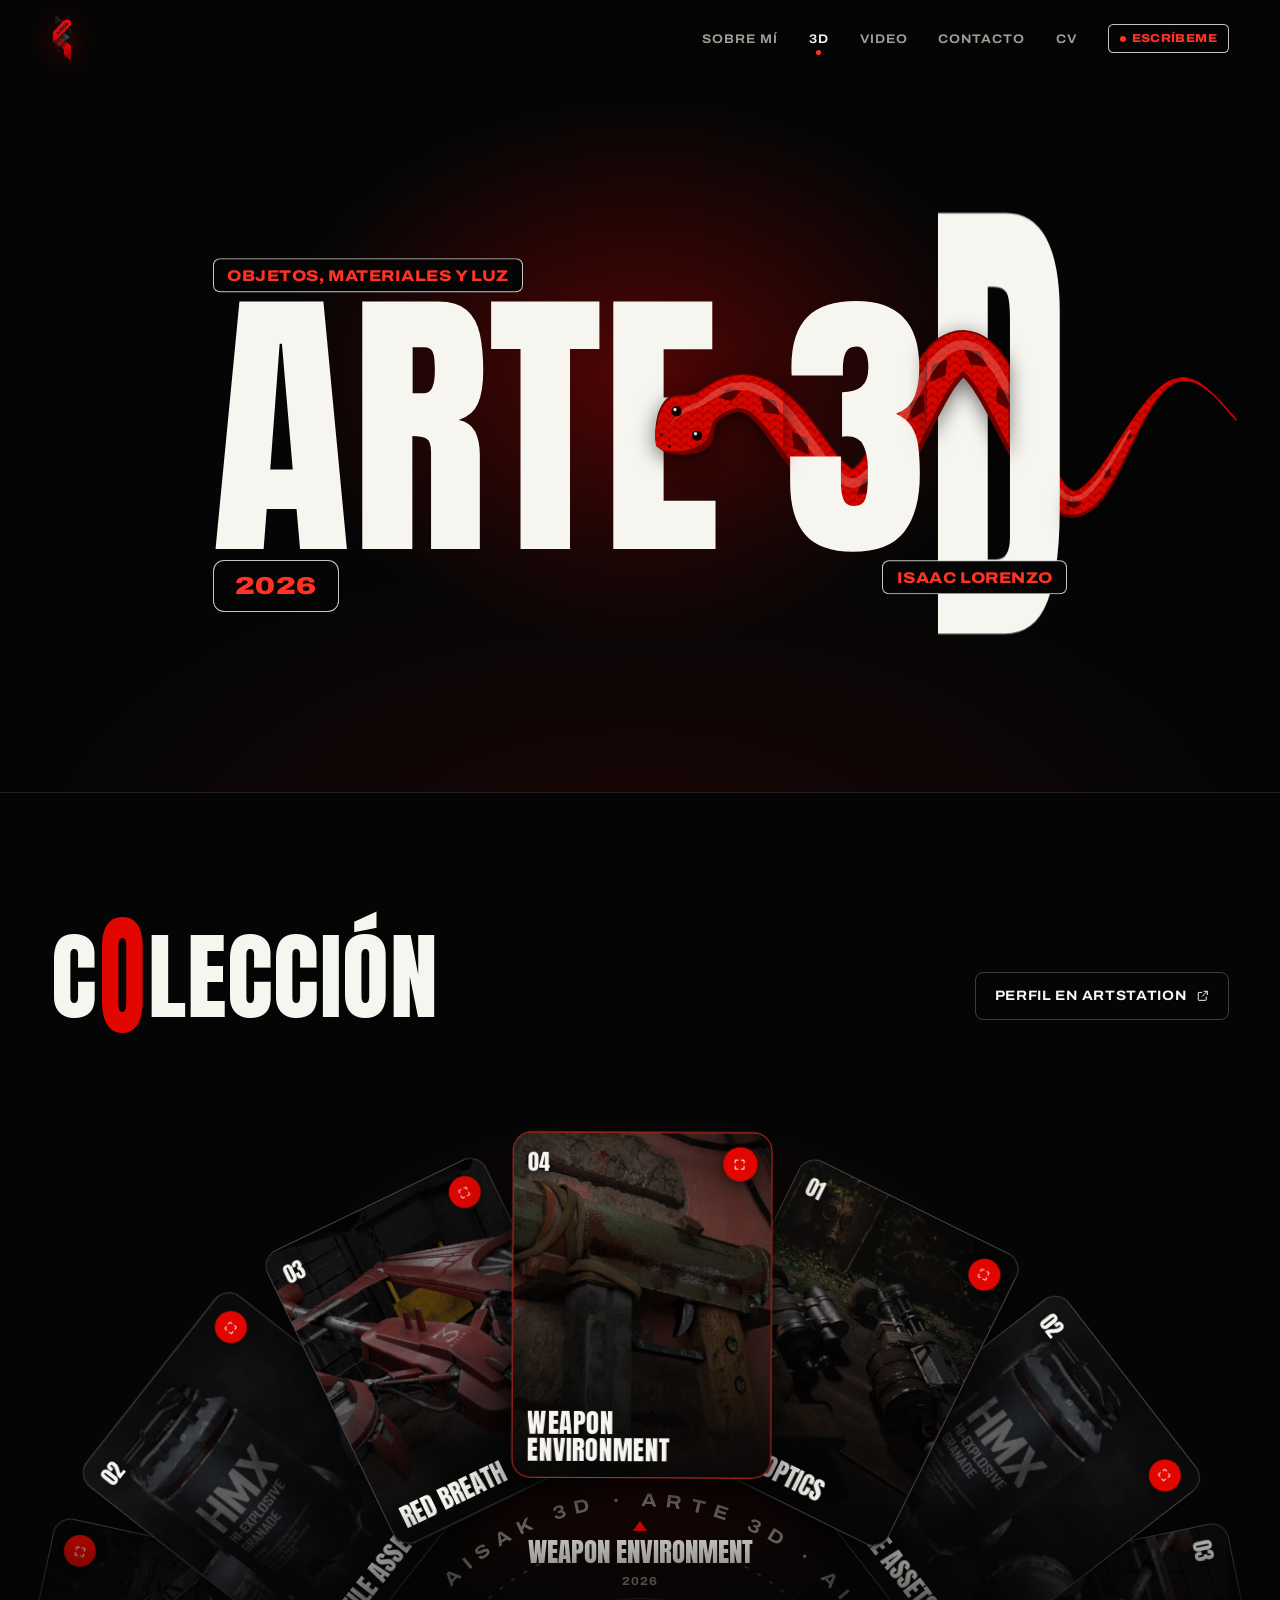
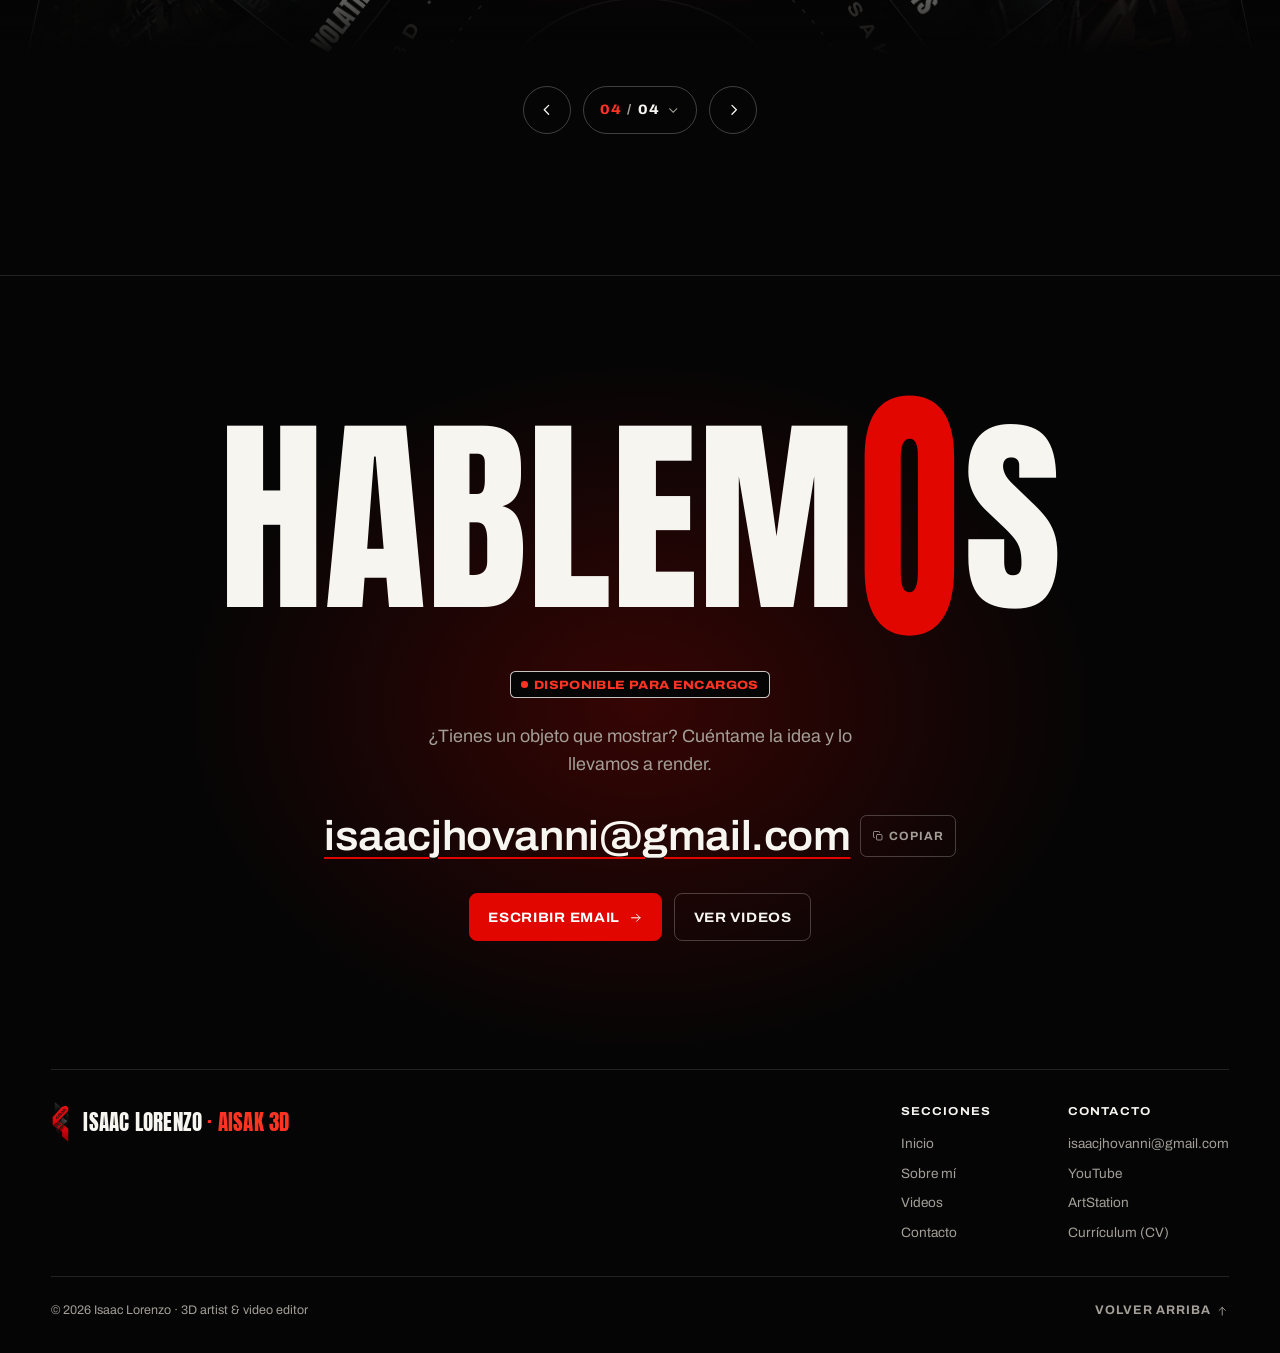
<file: 3d.html>
<!DOCTYPE html>
<html lang="es">
<head>
<meta charset="UTF-8" />
<meta name="viewport" content="width=device-width, initial-scale=1" />
<title>Arte 3D — Isaac Lorenzo | AISAK 3D</title>
<meta name="description" content="Arte 3D de Isaac Lorenzo (AISAK 3D): renders de objetos, materiales e iluminación hechos en Blender." />
<meta name="theme-color" content="#050505" />
<meta property="og:type" content="website" />
<meta property="og:title" content="Arte 3D — Isaac Lorenzo" />
<meta property="og:description" content="Objetos, materiales y luz. Renders de AISAK 3D." />
<meta property="og:url" content="https://isaaclorenzo.github.io/3d.html" />
<meta property="og:image" content="https://isaaclorenzo.github.io/assets/og-portada.jpg" />
<meta property="og:image:width" content="1200" />
<meta property="og:image:height" content="630" />
<meta property="og:image:alt" content="Portada PORTAFOLIO de Isaac Lorenzo, 3D artist y video editor" />
<meta name="twitter:card" content="summary_large_image" />
<link rel="canonical" href="https://isaaclorenzo.github.io/3d.html" />
<link rel="icon" type="image/png" href="assets/favicon.png" />
<link rel="preconnect" href="https://fonts.googleapis.com" />
<link rel="preconnect" href="https://fonts.gstatic.com" crossorigin />
<link href="https://fonts.googleapis.com/css2?family=Anton&display=block" rel="stylesheet" />
<link href="https://fonts.googleapis.com/css2?family=Archivo:wdth,wght@62..125,100..900&display=swap" rel="stylesheet" />
<link rel="stylesheet" href="styles.css?v=14" />
</head>
<body>

<svg width="0" height="0" style="position:absolute" aria-hidden="true" focusable="false">
  <symbol id="i-arrow" viewBox="0 0 24 24"><path d="M4.5 12h15M13.5 6l6 6-6 6"/></symbol>
  <symbol id="i-up" viewBox="0 0 24 24"><path d="M12 19.5v-15M6 10.5l6-6 6 6"/></symbol>
  <symbol id="i-ext" viewBox="0 0 24 24"><path d="M14 4h6v6M20 4l-9 9M18 14v5a1 1 0 0 1-1 1H5a1 1 0 0 1-1-1V7a1 1 0 0 1 1-1h5"/></symbol>
  <symbol id="i-copy" viewBox="0 0 24 24"><rect x="9" y="9" width="11" height="11" rx="2"/><path d="M5 15H4.5A1.5 1.5 0 0 1 3 13.5v-9A1.5 1.5 0 0 1 4.5 3h9A1.5 1.5 0 0 1 15 4.5V5"/></symbol>
  <symbol id="i-play" viewBox="0 0 24 24"><path d="M7.5 4.8v14.4L19.5 12z"/></symbol>
  <symbol id="i-expand" viewBox="0 0 24 24"><path d="M4 9V4h5M20 9V4h-5M4 15v5h5M20 15v5h-5"/></symbol>
  <symbol id="i-close" viewBox="0 0 24 24"><path d="M6 6l12 12M18 6L6 18"/></symbol>
  <symbol id="i-prev" viewBox="0 0 24 24"><path d="M14.5 6l-6 6 6 6"/></symbol>
  <symbol id="i-next" viewBox="0 0 24 24"><path d="M9.5 6l6 6-6 6"/></symbol>
  <symbol id="i-download" viewBox="0 0 24 24"><path d="M12 4v11M7 10l5 5 5-5M5 20h14"/></symbol>
  <symbol id="i-check" viewBox="0 0 24 24"><path d="M5 12.5l4.5 4.5L19 7.5"/></symbol>
</svg>

<a class="skip-link" href="#main">Saltar al contenido</a>

<header class="hdr" id="hdr">
  <a class="hdr__mark" href="index.html" aria-label="Isaac Lorenzo — inicio">
    <img src="assets/logo-sm.png" alt="" width="23" height="46" />
  </a>
  <nav aria-label="Principal">
    <ul class="hdr__nav">
      <li><a class="hdr__link" href="index.html#sobre-mi">Sobre mí</a></li>
      <li><a class="hdr__link is-active" href="3d.html" aria-current="page">3D</a></li>
      <li><a class="hdr__link" href="videos.html">Video</a></li>
      <li><a class="hdr__link" href="#contacto">Contacto</a></li>
      <li><a class="hdr__link" href="assets/cv/isaac-lorenzo-cv.pdf" data-cv>CV</a></li>
      <li><a class="pill hdr__cta" href="#contacto"><span class="pill__dot" aria-hidden="true"></span>Escríbeme</a></li>
    </ul>
  </nav>
</header>

<main id="main">

  <section id="top" class="cover cover--sub" aria-labelledby="sub-title">
    <h1 id="sub-title" class="poster" data-snake style="--poster-w: 2.98" aria-label="Arte 3D">
      <span class="poster__word" aria-hidden="true">
        <span class="ch" style="--i:0">A</span><span class="ch" style="--i:1">R</span><span class="ch" style="--i:2">T</span><span class="ch" style="--i:3">E</span><span class="ch ch--space"></span><span class="ch" style="--i:4">3</span><span class="ch ch--tall" style="--i:5">D</span>
      </span>
      <span class="pill poster__pill poster__pill--tl" aria-hidden="true">Objetos, materiales y luz</span>
      <span class="pill pill--year poster__pill poster__pill--bl" aria-hidden="true" data-year>2026</span>
      <span class="pill poster__pill poster__pill--br" aria-hidden="true">Isaac Lorenzo</span>
    </h1>
  </section>

  <!-- RENDERS: se cargan de data/projects.json (añádelos desde admin.html) -->
  <section id="renders" class="section" aria-labelledby="renders-title">
    <div class="wrap">
      <div class="sec-head">
        <h2 id="renders-title" class="title">C<span class="tall">o</span>lección</h2>
        <div class="sec-head__side">
          <a class="btn" href="https://www.artstation.com/isazz_jv" target="_blank" rel="noopener">Perfil en ArtStation <svg class="icon" aria-hidden="true"><use href="#i-ext"/></svg><span class="sr-only">(abre en una pestaña nueva)</span></a>
        </div>
      </div>
      <div class="filters" data-filters="3d" role="group" aria-label="Filtrar por categoría" hidden></div>
      <div class="showcase" data-projects="3d"><noscript><p class="works-empty">Activa JavaScript para ver los proyectos, o míralos en <a href="https://www.youtube.com/@Ekko-Sound">YouTube</a> y <a href="https://www.artstation.com/isazz_jv">ArtStation</a>.</p></noscript></div>
    </div>
  </section>

  <section id="contacto" class="contact" aria-labelledby="contact-title">
    <div class="wrap">
      <h2 id="contact-title" class="contact__title">Hablem<span class="tall">o</span>s</h2>
      <div class="contact__body">
        <span class="pill"><span class="pill__dot" aria-hidden="true"></span>Disponible para encargos</span>
        <p>¿Tienes un objeto que mostrar? Cuéntame la idea y lo llevamos a render.</p>
        <div class="mail">
          <a class="mail__link" href="mailto:isaacjhovanni@gmail.com">isaacjhovanni@gmail.com</a>
          <button class="copy" type="button" data-copy="isaacjhovanni@gmail.com"><svg class="icon" aria-hidden="true"><use href="#i-copy"/></svg><span data-copy-label aria-live="polite">Copiar</span></button>
        </div>
        <div class="btn-row">
          <a class="btn btn--red" href="mailto:isaacjhovanni@gmail.com?subject=Pieza%203D%20para%20Isaac">Escribir email <svg class="icon" aria-hidden="true"><use href="#i-arrow"/></svg></a>
          <a class="btn" href="videos.html">Ver videos</a>
        </div>
      </div>
      <footer class="foot">
        <div class="foot__top">
          <a class="foot__brand" href="#top"><img src="assets/logo-sm.png" alt="" width="20" height="40" /><span>Isaac Lorenzo <span>· AISAK 3D</span></span></a>
          <div class="foot__cols">
            <nav class="foot__col" aria-label="Secciones">
              <h2>Secciones</h2>
              <a href="index.html">Inicio</a><a href="index.html#sobre-mi">Sobre mí</a><a href="videos.html">Videos</a><a href="#contacto">Contacto</a>
            </nav>
            <div class="foot__col">
              <h2>Contacto</h2>
              <a href="mailto:isaacjhovanni@gmail.com">isaacjhovanni@gmail.com</a>
              <a href="https://www.youtube.com/@Ekko-Sound" target="_blank" rel="noopener">YouTube</a>
              <a href="https://www.artstation.com/isazz_jv" target="_blank" rel="noopener">ArtStation</a>
              <a href="assets/cv/isaac-lorenzo-cv.pdf" data-cv>Currículum (CV)</a>
            </div>
          </div>
        </div>
        <div class="foot__bottom">
          <span>© <span data-year>2026</span> Isaac Lorenzo · 3D artist &amp; video editor</span>
          <a class="foot__up" href="#top">Volver arriba <svg class="icon" aria-hidden="true"><use href="#i-up"/></svg></a>
        </div>
      </footer>
    </div>
  </section>

</main>

<script src="assets/site.js?v=14" defer></script>
<script src="assets/projects.js?v=14" defer></script>
</body>
</html>
</file>
<file: styles.css>
/* ============================================================
   AISAK 3D — Estilo compartido (estética póster)
   Negro + resplandor rojo + Anton ultracondensada + píldoras.
   Ver DESIGN.md para tokens y firma visual.
   ============================================================ */
:root {
  --bg:       #050505;
  --surface:  #0e0e0e;
  --surface-2:#151515;
  --fg:       #F7F5F0;
  --muted:    #A39E97;
  --red:      #E10600;
  --red-ink:  #FF3324;
  --red-deep: #5c0300;
  --line:     rgba(247, 245, 240, .12);
  --line-2:   rgba(247, 245, 240, .24);

  --f-display: 'Anton', 'Archivo', sans-serif;
  --f-body:    'Archivo', system-ui, sans-serif;

  --gutter: clamp(1rem, 4vw, 3.5rem);
  --max: 1440px;
  --r: 12px;
  --ease: cubic-bezier(.16, 1, .3, 1);
  --hdr-h: 76px;
}

*, *::before, *::after { box-sizing: border-box; margin: 0; padding: 0; }
[hidden] { display: none !important; }
html { scroll-behavior: smooth; scroll-padding-top: var(--hdr-h); color-scheme: dark; overflow-x: clip; }
@media (prefers-reduced-motion: no-preference) { @view-transition { navigation: auto; } } /* fundido suave entre páginas */
body {
  background: var(--bg);
  color: var(--fg);
  font-family: var(--f-body);
  font-size: clamp(1rem, .96rem + .2vw, 1.125rem);
  line-height: 1.6;
  -webkit-font-smoothing: antialiased;
  overflow-x: clip;
}
a { color: inherit; text-decoration: none; }
button { font: inherit; color: inherit; background: none; border: 0; cursor: pointer; }
img, svg, video, iframe { display: block; max-width: 100%; }
ul, ol { list-style: none; }
::selection { background: var(--red); color: #fff; }
:focus-visible { outline: 2px solid var(--red-ink); outline-offset: 3px; border-radius: 4px; }
html { scrollbar-color: #3a3a3a var(--bg); }
::-webkit-scrollbar { width: 10px; }
::-webkit-scrollbar-track { background: var(--bg); }
::-webkit-scrollbar-thumb { background: #2c2c2c; border-radius: 10px; border: 2px solid var(--bg); }
::-webkit-scrollbar-thumb:hover { background: var(--red-deep); }

.icon { width: 1em; height: 1em; flex: none; fill: none; stroke: currentColor; stroke-width: 1.75; stroke-linecap: round; stroke-linejoin: round; }
.icon--fill { fill: currentColor; stroke: none; }
.sr-only { position: absolute; width: 1px; height: 1px; overflow: hidden; clip: rect(0 0 0 0); white-space: nowrap; }
.skip-link {
  position: absolute; left: 1rem; top: -4rem; z-index: 100;
  background: var(--red); color: #fff; padding: .7rem 1rem; border-radius: 8px;
  font-weight: 700; font-size: .85rem; text-transform: uppercase; letter-spacing: .06em;
}
.skip-link:focus { top: 1rem; }

.wrap { width: 100%; max-width: var(--max); margin-inline: auto; }

/* ============ PÍLDORAS Y BOTONES ============ */
.pill {
  display: inline-flex; align-items: center; gap: .5em;
  padding: .55em .85em .5em;
  border: 1px solid rgba(247, 245, 240, .8);
  border-radius: .45em;
  background: var(--bg);
  color: var(--red-ink);
  font-family: var(--f-body); font-weight: 800; font-stretch: 115%;
  font-size: .75rem; line-height: 1; letter-spacing: .03em; text-transform: uppercase;
  white-space: nowrap;
}
.pill--muted { color: var(--muted); border-color: var(--line-2); font-weight: 700; }
.pill--year { font-weight: 900; font-stretch: 125%; letter-spacing: .02em; }
.pill__dot { width: .55em; height: .55em; border-radius: 50%; background: var(--red-ink); }

.btn {
  display: inline-flex; align-items: center; justify-content: center; gap: .7em;
  min-height: 3rem; padding: .85em 1.35em;
  border: 1px solid var(--line-2); border-radius: .6em;
  font-weight: 700; font-stretch: 110%; font-size: .85rem; letter-spacing: .05em; text-transform: uppercase;
  transition: background .25s var(--ease), border-color .25s var(--ease), color .25s var(--ease), transform .25s var(--ease);
}
.btn .icon { transition: transform .35s var(--ease); }
.btn:hover { border-color: var(--fg); }
.btn:hover .icon { transform: translateX(.25em); }
.btn:active { transform: translateY(1px); }
.btn--red { background: var(--red); border-color: var(--red); color: #fff; }
.btn--red:hover { background: #B30400; border-color: #B30400; }
.btn-row { display: flex; flex-wrap: wrap; gap: .75rem; }

/* ============ HEADER ============ */
.hdr {
  position: fixed; inset: 0 0 auto; z-index: 50;
  height: var(--hdr-h);
  display: flex; align-items: center; justify-content: space-between; gap: 1rem;
  padding-inline: var(--gutter);
  border-bottom: 1px solid transparent;
  transition: background .35s var(--ease), border-color .35s var(--ease);
}
.hdr--scrolled {
  background: rgba(5, 5, 5, .82);
  -webkit-backdrop-filter: blur(14px) saturate(140%);
  backdrop-filter: blur(14px) saturate(140%);
  border-bottom-color: var(--line);
}
.hdr__mark { display: inline-flex; align-items: center; gap: .75rem; }
.hdr__mark img { height: 46px; width: auto; filter: drop-shadow(0 4px 14px rgba(225, 6, 0, .35)); }
.hdr__nav { display: flex; align-items: center; gap: clamp(1rem, 2.4vw, 2.25rem); }
.hdr__link {
  position: relative; padding-block: .4rem;
  font-weight: 650; font-stretch: 110%; font-size: .78rem; letter-spacing: .08em; text-transform: uppercase;
  color: var(--muted); transition: color .2s var(--ease);
}
.hdr__link:hover { color: var(--fg); }
.hdr__link.is-active { color: var(--fg); }
.hdr__link.is-active::before {
  content: ''; position: absolute; left: 50%; bottom: -.15rem; width: 5px; height: 5px; margin-left: -2.5px;
  border-radius: 50%; background: var(--red-ink);
}
.hdr__cta { font-size: .72rem; padding: .7em .95em .65em; transition: background .25s var(--ease), color .25s var(--ease); }
.hdr__cta:hover { background: var(--red); color: #fff; border-color: var(--red); }

/* ============ PALABRA-PÓSTER (portada y heroes) ============ */
.cover {
  position: relative; min-height: 100svh; overflow: hidden;
  display: grid; grid-template-rows: 1fr auto; align-items: center; justify-items: center;
  padding: calc(var(--hdr-h) + 2rem) var(--gutter) clamp(1.5rem, 4vw, 2.75rem);
  isolation: isolate;
}
.cover::before {
  content: ''; position: absolute; inset: 0; z-index: -1; pointer-events: none;
  background:
    radial-gradient(38% 46% at 50% 47%, rgba(225, 6, 0, .34), rgba(225, 6, 0, .1) 50%, transparent 75%),
    radial-gradient(70% 60% at 50% 110%, rgba(225, 6, 0, .1), transparent 70%);
}
.cover--sub { min-height: 88svh; }

.poster {
  position: relative;
  font-family: var(--f-display); font-weight: 400;
  font-size: min(calc(92vw / 4.36), 27svh);
  line-height: .86;
  text-transform: uppercase;
  color: var(--fg);
  user-select: none;
}
.cover--sub .poster { font-size: min(calc(90vw / var(--poster-w, 3)), 32svh); }
.poster__word { position: relative; z-index: 2; display: flex; align-items: center; white-space: nowrap; }
.ch { display: inline-block; }
.ch--tall { scale: 1 1.7; }
.ch--space { width: .22em; }
.poster__pill { position: absolute; z-index: 4; font-size: clamp(.7rem, .054em, 1.15rem); }
.poster__pill--tl { left: .2%; top: 0; translate: 0 -135%; }
.poster__pill--bl { left: .2%; bottom: 0; translate: 0 115%; font-size: clamp(.8rem, .085em, 1.9rem); }
.poster__pill--br { right: .2%; bottom: 0; translate: 0 125%; }

.snake { position: absolute; left: 0; top: 0; overflow: visible; pointer-events: none; }
.snake--back { z-index: 1; }
.snake--front { z-index: 3; filter: drop-shadow(0 .02em .035em rgba(0, 0, 0, .55)); }

.poster.is-intro .ch { animation: chIn 1s var(--ease) both; animation-delay: calc(var(--i, 0) * 45ms + 120ms); }
@keyframes chIn { from { translate: 0 18%; opacity: 0; filter: blur(8px); } }
.poster.is-intro .poster__pill { animation: pillIn .8s var(--ease) both; animation-delay: .75s; }
@keyframes pillIn { from { opacity: 0; } }

.cover__foot {
  width: 100%; max-width: var(--max);
  display: flex; align-items: flex-end; justify-content: space-between; gap: 1.5rem 3rem; flex-wrap: wrap;
}
.cover__lead { max-width: 40ch; color: var(--muted); font-size: clamp(.95rem, .9rem + .3vw, 1.1rem); }
.cover__lead strong { color: var(--fg); font-weight: 600; }
.back-link { display: inline-flex; align-items: center; gap: .5em; color: var(--muted); font-weight: 650; font-size: .8rem; letter-spacing: .08em; text-transform: uppercase; transition: color .2s; }
.back-link:hover { color: var(--fg); }
.back-link .icon { rotate: 180deg; }

/* ============ SECCIONES ============ */
.section { position: relative; padding: clamp(5rem, 11vw, 9.5rem) var(--gutter); border-top: 1px solid var(--line); }
.sec-head {
  display: flex; align-items: flex-end; justify-content: space-between; gap: 1.25rem 2rem; flex-wrap: wrap;
  margin-bottom: clamp(2.5rem, 6vw, 4.5rem);
}
.title {
  font-family: var(--f-display); font-weight: 400;
  font-size: clamp(3.1rem, 1.6rem + 7vw, 6rem);
  line-height: .9; text-transform: uppercase; letter-spacing: .005em;
  text-wrap: balance;
}
.tall { display: inline-block; scale: 1 1.38; color: var(--red); margin-inline: .015em; }
.sec-head__side { display: flex; flex-direction: column; align-items: flex-end; gap: .75rem; max-width: 34ch; text-align: right; }
.sec-head__side p { color: var(--muted); font-size: .95rem; line-height: 1.55; }

/* ============ SOBRE MÍ ============ */
.about { display: grid; grid-template-columns: minmax(0, 5fr) minmax(0, 7fr); gap: clamp(2rem, 5vw, 5rem); align-items: start; }
.portrait {
  position: relative; aspect-ratio: 4 / 5; overflow: hidden;
  border: 1px solid var(--line); border-radius: var(--r);
  background: radial-gradient(60% 50% at 50% 48%, rgba(225, 6, 0, .32), transparent 72%), var(--surface);
  display: grid; place-items: center;
}
.portrait > img:not(.portrait__logo) { position: absolute; inset: 0; width: 100%; height: 100%; object-fit: cover; object-position: 50% 30%; }
.portrait__logo { height: 62%; width: auto; filter: drop-shadow(0 18px 40px rgba(225, 6, 0, .35)); }
.portrait .pill { position: absolute; bottom: 1rem; }
.portrait .pill:first-of-type { left: 1rem; }
.portrait .pill:last-of-type { right: 1rem; }
.about__lead {
  font-weight: 500; font-stretch: 105%;
  font-size: clamp(1.45rem, 1.1rem + 1.5vw, 2.35rem); line-height: 1.24; letter-spacing: -.015em;
  max-width: 24ch; text-wrap: balance;
}
.about__lead em { font-style: normal; color: var(--red-ink); }
.about__text { display: grid; gap: 1rem; margin-top: 1.75rem; max-width: 62ch; color: rgba(247, 245, 240, .82); }
.facts { margin-top: 2.25rem; display: grid; grid-template-columns: repeat(2, minmax(0, 1fr)); border-top: 1px solid var(--line); }
.facts > div { padding: 1rem 1rem 1rem 0; border-bottom: 1px solid var(--line); }
.facts dt { font-size: .72rem; font-weight: 700; font-stretch: 112%; letter-spacing: .08em; text-transform: uppercase; color: var(--muted); }
.facts dd { margin-top: .25rem; font-weight: 600; overflow-wrap: anywhere; }
.facts dd a { text-decoration: underline; text-decoration-color: var(--red); text-underline-offset: .2em; }
.facts dd a:hover { color: var(--red-ink); }
.tools { display: flex; flex-wrap: wrap; gap: .5rem; margin-top: 1.75rem; }
.about .btn-row { margin-top: 2rem; }

/* ============ PUERTAS 3D / VIDEO ============ */
.doors { display: grid; grid-template-columns: 1fr 1fr; gap: clamp(1rem, 2vw, 1.5rem); }
.door {
  position: relative; isolation: isolate; overflow: hidden;
  min-height: clamp(22rem, 48vw, 36rem);
  display: flex; flex-direction: column; justify-content: space-between; gap: 2rem;
  padding: clamp(1.25rem, 3vw, 2.25rem);
  border: 1px solid var(--line); border-radius: var(--r); background: var(--surface);
  transition: border-color .4s var(--ease);
}
.door__bg { position: absolute; inset: 0; z-index: -2; width: 100%; height: 100%; object-fit: cover; opacity: .55; transition: transform 1.2s var(--ease), opacity .6s var(--ease); }
.door::after { content: ''; position: absolute; inset: 0; z-index: -1; background: linear-gradient(180deg, rgba(5, 5, 5, .2), rgba(5, 5, 5, .25) 40%, rgba(5, 5, 5, .92)); }
.door:hover { border-color: var(--line-2); }
.door:hover .door__bg { transform: scale(1.045); opacity: .75; }
.door__top { display: flex; justify-content: space-between; gap: 1rem; flex-wrap: wrap; }
.door__title { font-family: var(--f-display); font-size: clamp(3.4rem, 2rem + 6vw, 7.5rem); line-height: .86; text-transform: uppercase; margin-bottom: .22em; }
.door__bottom { display: flex; align-items: flex-end; justify-content: flex-end; gap: 1rem; }
.door__desc { max-width: 34ch; color: rgba(247, 245, 240, .78); font-size: .98rem; }
.door__go {
  flex: none; display: grid; place-items: center; width: 3.5rem; height: 3.5rem; border-radius: 50%;
  border: 1px solid var(--line-2); font-size: 1.25rem; transition: background .3s var(--ease), border-color .3s var(--ease), rotate .4s var(--ease);
}
.door:hover .door__go { background: var(--red); border-color: var(--red); rotate: -45deg; }

/* ============ RUEDA DE PROYECTOS (generada por assets/projects.js) ============ */
.showcase { position: relative; isolation: isolate; } /* las capas de la rueda (z 200–301) se quedan dentro y nunca pasan por encima del header (z 50) */
.wheel__stage {
  position: relative; height: var(--h, 70vh); overflow: hidden;
  width: var(--vw, 100vw); margin-left: calc(50% - var(--vw, 100vw) / 2); /* --vw = ancho sin barra de scroll (site.js) */
  touch-action: pan-y; user-select: none; -webkit-user-select: none; cursor: grab;
  outline: none;
}
.wheel__stage.is-drag { cursor: grabbing; }
.wheel__stage:focus-visible { box-shadow: inset 0 0 0 2px var(--red-ink); }
.wheel__stage::before { /* resplandor detrás de la tarjeta activa */
  content: ''; position: absolute; left: 50%; top: calc(var(--cy) - var(--rr) - var(--ch) * .4); width: calc(var(--cw) * 3.2); height: calc(var(--ch) * 1.6);
  translate: -50% -50%; background: radial-gradient(closest-side, rgba(225, 6, 0, .22), transparent); pointer-events: none;
}
.wheel__stage::after { /* fundido inferior */
  content: ''; position: absolute; left: 0; right: 0; bottom: 0; height: 30%; z-index: 300;
  background: linear-gradient(transparent, var(--bg) 85%); pointer-events: none;
}
.wheel__cards { position: absolute; inset: 0; }

.wcard {
  position: absolute; left: 50%; top: var(--cy); width: var(--cw); height: var(--ch);
  display: block; padding: 0; overflow: hidden; color: var(--fg); text-align: left;
  border: 1px solid var(--line-2); border-radius: 18px; background: var(--surface);
  box-shadow: 0 22px 44px rgba(0, 0, 0, .6), 0 3px 8px rgba(0, 0, 0, .45);
  transform-origin: 50% 50%; will-change: transform; cursor: pointer;
  transition: border-color .35s var(--ease), box-shadow .35s var(--ease);
}
.wheel__stage.is-drag .wcard { cursor: grabbing; }
.wcard.is-active { border-color: rgba(255, 51, 36, .8); box-shadow: 0 30px 64px rgba(0, 0, 0, .7), 0 6px 16px rgba(0, 0, 0, .5); }
.wcard__media, .wcard__media img { position: absolute; inset: 0; width: 100%; height: 100%; }
.wcard__media img {
  object-fit: cover; -webkit-user-drag: none;
  filter: brightness(calc(1 - var(--dim, 0) * .55)) saturate(calc(1 - var(--dim, 0) * .45));
  transition: transform 1s var(--ease);
}
.wcard::after { content: ''; position: absolute; inset: 0; background: linear-gradient(180deg, rgba(5, 5, 5, .45), transparent 26%, transparent 46%, rgba(5, 5, 5, .92)); pointer-events: none; }
.wcard.is-active:hover .wcard__media img { transform: scale(1.05); }
.wcard:focus-visible { outline: 2px solid var(--red-ink); outline-offset: 4px; }
.wcard__top { position: absolute; z-index: 2; top: .8rem; left: .85rem; right: .85rem; display: flex; justify-content: space-between; align-items: center; gap: .5rem; }
.wcard__n { font-family: var(--f-display); font-size: calc(var(--cw) * .085); line-height: 1; text-shadow: 0 2px 10px rgba(0, 0, 0, .6); }
.wcard__cat { display: block; max-width: 100%; overflow: hidden; text-overflow: ellipsis; white-space: nowrap; font-weight: 800; font-stretch: 112%; font-size: .7rem; letter-spacing: .1em; text-transform: uppercase; color: var(--red-ink); }
.wcard__bottom { position: absolute; z-index: 2; left: .85rem; right: .85rem; bottom: .9rem; display: grid; gap: .35rem; }
.wcard__type { display: grid; place-items: center; width: 2rem; height: 2rem; border-radius: 50%; background: var(--red); color: #fff; font-size: .78rem; box-shadow: 0 4px 12px rgba(0, 0, 0, .45); }
.wcard__title {
  font-family: var(--f-display); font-size: clamp(1.15rem, calc(var(--cw) * .105), 1.75rem); line-height: .95; text-transform: uppercase;
  overflow-wrap: anywhere; display: -webkit-box; -webkit-line-clamp: 3; -webkit-box-orient: vertical; overflow: hidden;
}

/* Centro de la rueda: aro discontinuo con texto circular, puntero ▲ y nombre del proyecto activo */
.wheel__hub { position: absolute; z-index: 0; left: 50%; top: var(--cy); width: calc(var(--rr) * 2.2); aspect-ratio: 1; translate: -50% -50%; pointer-events: none; }
.wheel__hub svg { width: 100%; height: 100%; overflow: visible; animation: hubSpin 80s linear infinite; }
@keyframes hubSpin { to { rotate: 360deg; } }
.wheel__ring { fill: none; stroke: var(--line-2); stroke-width: .6; stroke-dasharray: 1.5 3.5; }
.wheel__ring--in { stroke: var(--line); stroke-dasharray: none; }
.wheel__ringtext { font-family: var(--f-body); font-weight: 700; font-stretch: 115%; font-size: 6.4px; letter-spacing: .22em; text-transform: uppercase; fill: var(--muted); }
.wheel__pointer {
  position: absolute; z-index: 250; left: 50%; top: calc(var(--cy) - var(--rr) + 1.1rem); translate: -50% 0;
  width: min(84vw, 24rem); display: grid; justify-items: center; gap: .45rem; text-align: center; pointer-events: none;
}
.wheel__tri { width: 0; height: 0; border-left: 7px solid transparent; border-right: 7px solid transparent; border-bottom: 10px solid var(--red); }
.wheel__label { font-family: var(--f-display); font-size: clamp(1.15rem, .9rem + 1vw, 1.7rem); line-height: 1; text-transform: uppercase; overflow-wrap: anywhere; }
.wheel__sub { font-weight: 700; font-stretch: 112%; font-size: .72rem; letter-spacing: .1em; text-transform: uppercase; color: var(--muted); min-height: 1em; }

/* Navegación mínima: ‹  03 / 10  › — el número abre el índice para volver a cualquier proyecto */
.wheel__nav { position: relative; z-index: 301; display: flex; align-items: center; justify-content: center; gap: .75rem; margin-top: .25rem; }
.wheel__btn { display: grid; place-items: center; width: 3rem; height: 3rem; border-radius: 50%; border: 1px solid var(--line-2); font-size: 1.1rem; transition: background .25s var(--ease), border-color .25s var(--ease); }
.wheel__btn:hover { background: var(--red); border-color: var(--red); }
.wheel__index { position: relative; }
.wheel__count {
  display: inline-flex; align-items: center; gap: .35rem; min-height: 3rem; padding: .5rem 1rem;
  border: 1px solid var(--line-2); border-radius: 999px;
  font-weight: 800; font-stretch: 112%; font-size: .85rem; letter-spacing: .08em; font-variant-numeric: tabular-nums;
  transition: border-color .25s var(--ease);
}
.wheel__count:hover, .wheel__count[aria-expanded="true"] { border-color: var(--fg); }
.wheel__num { color: var(--red-ink); }
.wheel__sep { color: var(--muted); }
.wheel__count .icon { rotate: 90deg; font-size: .9rem; color: var(--muted); transition: rotate .3s var(--ease); }
.wheel__count[aria-expanded="true"] .icon { rotate: -90deg; }
.wheel__list {
  position: absolute; left: 50%; bottom: calc(100% + .6rem); translate: -50% 0; z-index: 2;
  width: min(92vw, 22rem); max-height: min(22rem, 60vh); overflow: auto; overscroll-behavior: contain;
  padding: .4rem; border: 1px solid var(--line-2); border-radius: .9rem; background: var(--surface);
  box-shadow: 0 20px 48px rgba(0, 0, 0, .6);
}
.wheel__list button {
  display: grid; grid-template-columns: 2rem minmax(0, 1fr); column-gap: .6rem; align-items: baseline; width: 100%;
  padding: .6rem .7rem; border-radius: .55rem; text-align: left; transition: background .2s;
}
.wheel__list button:hover, .wheel__list button:focus-visible { background: var(--surface-2); outline: none; }
.wheel__list button[aria-current="true"] { background: rgba(225, 6, 0, .14); }
.wheel__li-n { grid-row: span 2; font-family: var(--f-display); font-size: 1.1rem; color: var(--red-ink); }
.wheel__li-t { font-weight: 650; overflow: hidden; text-overflow: ellipsis; white-space: nowrap; }
.wheel__li-s { grid-column: 2; font-size: .75rem; color: var(--muted); text-transform: uppercase; letter-spacing: .06em; }

/* Transición tarjeta → ficha (View Transitions) */
::view-transition-group(pf-media) { animation-duration: .55s; animation-timing-function: cubic-bezier(.16, 1, .3, 1); }
::view-transition-old(root), ::view-transition-new(root) { animation-duration: .3s; }

.filters { display: flex; flex-wrap: wrap; gap: .5rem; margin: calc(clamp(2.5rem, 6vw, 4.5rem) * -.45) 0 clamp(.5rem, 2vw, 1.5rem); position: relative; z-index: 2; }
.filter {
  display: inline-flex; align-items: center; gap: .45em; min-height: 2.5rem; padding: .55em .95em;
  border: 1px solid var(--line-2); border-radius: .5em;
  font-weight: 700; font-stretch: 110%; font-size: .76rem; letter-spacing: .06em; text-transform: uppercase; color: var(--muted);
  transition: background .25s var(--ease), border-color .25s var(--ease), color .25s var(--ease);
}
.filter span { color: var(--red-ink); font-variant-numeric: tabular-nums; }
.filter:hover { color: var(--fg); border-color: var(--fg); }
.filter[aria-pressed="true"] { background: var(--red); border-color: var(--red); color: #fff; }
.filter[aria-pressed="true"] span { color: #fff; }

.works-empty {
  grid-column: 1 / -1; display: grid; justify-items: center; gap: 1.25rem; padding: clamp(2.5rem, 6vw, 4rem) 1.5rem;
  border: 1px dashed var(--line-2); border-radius: var(--r); text-align: center; color: var(--muted);
}
.works-empty a:not(.btn) { color: var(--fg); text-decoration: underline; text-decoration-color: var(--red); text-underline-offset: .2em; }
.more { display: flex; justify-content: center; margin-top: clamp(2.5rem, 5vw, 4rem); }

/* ============ VISOR ============ */
html.has-viewer { overflow: hidden; }
.viewer {
  position: fixed; inset: 0; width: 100%; height: 100%; max-width: none; max-height: none; margin: 0; padding: 0; border: 0;
  background: rgba(5, 5, 5, .97); color: var(--fg);
  grid-template-columns: minmax(0, 1fr) min(27rem, 36vw);
}
.viewer[open] { display: grid; animation: viewerIn .4s var(--ease); }
.viewer::backdrop { background: rgba(0, 0, 0, .7); }
@keyframes viewerIn { from { opacity: 0; } }
.viewer__stage {
  position: relative; min-height: 0; display: grid; place-items: center; padding: clamp(1rem, 3vw, 2.5rem);
  background: radial-gradient(50% 55% at 50% 50%, rgba(225, 6, 0, .14), transparent 72%);
}
.viewer__img { max-width: 100%; max-height: calc(100dvh - 5rem); width: auto; height: auto; object-fit: contain; border-radius: 8px; animation: viewerIn .45s var(--ease); }
.viewer__frame { width: min(100%, calc((100dvh - 5rem) * 16 / 9)); aspect-ratio: 16 / 9; border-radius: 8px; overflow: hidden; background: #000; }
.viewer__frame iframe { width: 100%; height: 100%; border: 0; }
.viewer__info { min-height: 0; overflow: auto; display: flex; flex-direction: column; gap: 1.5rem; padding: 1.25rem clamp(1.25rem, 2.5vw, 2rem) 1.5rem; border-left: 1px solid var(--line); background: var(--bg); }
.viewer__top { display: flex; justify-content: space-between; align-items: center; gap: 1rem; }
.viewer__count { font-variant-numeric: tabular-nums; }
.viewer__close { display: grid; place-items: center; width: 2.9rem; height: 2.9rem; border-radius: 50%; border: 1px solid var(--line-2); font-size: 1.15rem; transition: background .25s var(--ease), border-color .25s var(--ease); }
.viewer__close:hover { background: var(--red); border-color: var(--red); }
.viewer__tags { display: flex; flex-wrap: wrap; gap: .45rem; }
.viewer__body { flex: 1; display: grid; gap: 1rem; align-content: start; justify-items: start; }
.viewer__title { font-family: var(--f-display); font-weight: 400; font-size: clamp(2rem, 1.4rem + 2vw, 3.4rem); line-height: .92; text-transform: uppercase; overflow-wrap: anywhere; }
.viewer__desc { color: rgba(247, 245, 240, .8); }
.viewer__link { margin-top: .5rem; }
.viewer__nav { display: flex; gap: .75rem; }
.viewer__nav .btn { flex: 1; padding-inline: 1rem; }
.viewer__nav [data-v="prev"]:hover .icon { transform: translateX(-.25em); }
@media (max-width: 860px) {
  .viewer { grid-template-columns: 1fr; grid-template-rows: auto auto; overflow: auto; }
  .viewer__stage { padding: 4.25rem .75rem 1rem; }
  .viewer__img { max-height: 62dvh; }
  .viewer__frame { width: 100%; }
  .viewer__info { overflow: visible; border-left: 0; border-top: 1px solid var(--line); }
  .viewer__close { position: fixed; top: .75rem; right: .75rem; z-index: 3; background: rgba(5, 5, 5, .8); }
}

/* ============ SERVICIOS ============ */
.svc-list { border-top: 1px solid var(--line); }
.svc {
  display: grid; grid-template-columns: minmax(0, 5fr) minmax(0, 4fr) minmax(0, 3fr); gap: 1rem 2.5rem; align-items: baseline;
  padding: clamp(1.5rem, 3vw, 2.5rem) 0; border-bottom: 1px solid var(--line);
  transition: padding-left .5s var(--ease);
}
.svc h3 { font-family: var(--f-display); font-weight: 400; font-size: clamp(2.1rem, 1.4rem + 3vw, 4rem); line-height: .92; text-transform: uppercase; transition: color .3s var(--ease); }
.svc p { color: var(--muted); max-width: 44ch; }
.svc ul { display: flex; flex-wrap: wrap; gap: .45rem; justify-content: flex-end; }
.svc:hover { padding-left: clamp(0rem, 1.5vw, 1.25rem); }
.svc:hover h3 { color: var(--red-ink); }

/* ============ TICKER ============ */
.ticker { overflow: hidden; border-top: 1px solid var(--line); padding-block: clamp(1rem, 2.5vw, 1.75rem); }
.ticker__track { display: flex; width: max-content; animation: ticker 38s linear infinite; }
.ticker:hover .ticker__track { animation-play-state: paused; }
.ticker__item {
  display: inline-flex; align-items: center; gap: clamp(1.25rem, 3vw, 2.5rem); padding-right: clamp(1.25rem, 3vw, 2.5rem);
  font-family: var(--f-display); font-size: clamp(2rem, 1.2rem + 3.5vw, 4.25rem); line-height: 1; text-transform: uppercase; white-space: nowrap;
}
.ticker__item:nth-child(even) { color: transparent; -webkit-text-stroke: 1px rgba(247, 245, 240, .7); }
.ticker__item::after { content: ''; width: .22em; height: .22em; background: var(--red); border-radius: 2px; rotate: 45deg; }
@keyframes ticker { to { transform: translateX(-50%); } }

/* ============ PROCESO ============ */
.steps { display: grid; grid-template-columns: repeat(4, minmax(0, 1fr)); gap: clamp(1.5rem, 3vw, 2.5rem); counter-reset: step; }
.step { position: relative; padding-top: 2.25rem; border-top: 1px solid var(--line-2); }
.step::before { content: ''; position: absolute; top: -6px; left: 0; width: 11px; height: 11px; border-radius: 50%; background: var(--bg); border: 2px solid var(--red); }
.step:first-child::before { background: var(--red); }
.step__n { font-family: var(--f-display); font-size: 2.6rem; line-height: 1; color: var(--red); }
.step h3 { margin-top: .9rem; font-weight: 800; font-stretch: 112%; font-size: 1.05rem; letter-spacing: .03em; text-transform: uppercase; }
.step p { margin-top: .5rem; color: var(--muted); font-size: .95rem; }

/* ============ VISOR DEL CV ============ */
.cvview {
  position: fixed; inset: 0; width: 100%; height: 100%; max-width: none; max-height: none; margin: 0; padding: 0 0 clamp(1.5rem, 4vw, 3rem); border: 0;
  overflow: auto; overscroll-behavior: contain; background: rgba(5, 5, 5, .97); color: var(--fg);
}
.cvview[open] { animation: viewerIn .4s var(--ease); }
.cvview::backdrop { background: rgba(0, 0, 0, .7); }
.cvview__bar {
  position: sticky; top: 0; z-index: 2; display: flex; align-items: center; justify-content: space-between; gap: 1rem;
  padding: .9rem var(--gutter); border-bottom: 1px solid var(--line); background: rgba(5, 5, 5, .92);
  -webkit-backdrop-filter: blur(12px); backdrop-filter: blur(12px);
}
.cvview__title { font-family: var(--f-display); font-weight: 400; font-size: clamp(1.6rem, 1.2rem + 1.5vw, 2.4rem); line-height: 1; text-transform: uppercase; }
.cvview__title .tall { scale: 1 1.3; }
.cvview__actions { display: flex; align-items: center; gap: .6rem; }
.cvview .cvview__close { position: static; flex: none; } /* el cierre del visor de proyectos es fijo en móvil; aquí no */
.cvview__actions .btn { min-height: 2.9rem; padding: .7em 1.1em; }
.cvview__page { width: min(100% - 2 * var(--gutter), 52rem); margin: clamp(1.25rem, 3vw, 2.25rem) auto 0; }
.cvview__page img { width: 100%; height: auto; border-radius: 10px; box-shadow: 0 30px 70px rgba(0, 0, 0, .65), 0 4px 14px rgba(0, 0, 0, .5); }
@media (max-width: 560px) {
  .cvview__long { display: none; }
  .cvview__page { width: calc(100% - 1.5rem); }
}

/* ============ CONTACTO + FOOTER ============ */
.contact { position: relative; overflow: hidden; padding: clamp(5.5rem, 12vw, 10rem) var(--gutter) 2rem; border-top: 1px solid var(--line); isolation: isolate; }
.contact::before { content: ''; position: absolute; inset: 0; z-index: -1; background: radial-gradient(50% 45% at 50% 40%, rgba(225, 6, 0, .22), transparent 72%); pointer-events: none; }
.contact__title {
  font-family: var(--f-display); font-weight: 400;
  font-size: clamp(4.5rem, 2rem + 14vw, 15rem); line-height: .84; text-transform: uppercase; text-align: center;
}
.contact__title .tall { scale: 1 1.3; }
.contact__body { display: grid; justify-items: center; gap: 1.5rem; margin-top: clamp(2.5rem, 5vw, 4rem); text-align: center; }
.contact__body > p { max-width: 46ch; color: var(--muted); }
.contact__body .btn-row { justify-content: center; }
.mail {
  display: inline-flex; align-items: center; gap: .6rem; flex-wrap: wrap; justify-content: center;
}
.mail__link {
  font-weight: 600; font-stretch: 105%; font-size: clamp(1.25rem, .8rem + 2.4vw, 2.6rem); letter-spacing: -.01em;
  text-decoration: underline; text-decoration-color: var(--red); text-decoration-thickness: 2px; text-underline-offset: .18em;
  overflow-wrap: anywhere; transition: color .2s;
}
.mail__link:hover { color: var(--red-ink); }
.copy {
  display: inline-flex; align-items: center; gap: .45em; min-height: 2.6rem; padding: .55em .9em;
  border: 1px solid var(--line-2); border-radius: .55em;
  font-weight: 700; font-size: .75rem; letter-spacing: .08em; text-transform: uppercase; color: var(--muted);
  transition: color .2s, border-color .2s;
}
.copy:hover { color: var(--fg); border-color: var(--fg); }
.copy.is-done { color: var(--red-ink); border-color: var(--red-ink); }

.foot { margin-top: clamp(5rem, 10vw, 8rem); padding-top: 2rem; border-top: 1px solid var(--line); display: grid; gap: 2rem; font-size: .85rem; color: var(--muted); }
.foot__top { display: flex; justify-content: space-between; align-items: flex-start; gap: 2rem; flex-wrap: wrap; }
.foot__brand { display: inline-flex; align-items: center; gap: .8rem; color: var(--fg); font-family: var(--f-display); font-size: 1.3rem; text-transform: uppercase; letter-spacing: .01em; }
.foot__brand img { height: 40px; width: auto; }
.foot__brand span span { color: var(--red-ink); }
.foot__cols { display: flex; gap: clamp(2rem, 6vw, 5rem); flex-wrap: wrap; }
.foot__col { display: grid; gap: .5rem; align-content: start; }
.foot__col h2 { font-family: var(--f-body); font-size: .72rem; font-weight: 700; font-stretch: 112%; letter-spacing: .1em; text-transform: uppercase; color: var(--fg); margin-bottom: .25rem; }
.foot__col a { transition: color .2s; }
.foot__col a:hover { color: var(--red-ink); }
.foot__bottom { display: flex; justify-content: space-between; align-items: center; gap: 1rem; flex-wrap: wrap; padding-top: 1.5rem; border-top: 1px solid var(--line); font-size: .78rem; }
.foot__up { display: inline-flex; align-items: center; gap: .45em; font-weight: 700; letter-spacing: .08em; text-transform: uppercase; transition: color .2s; }
.foot__up:hover { color: var(--fg); }

/* ============ REVEAL (visible por defecto; site.js solo oculta lo que está bajo el pliegue) ============ */
.reveal-pre { opacity: 0; translate: 0 28px; }
.reveal-pre.is-in { opacity: 1; translate: 0 0; transition: opacity .9s var(--ease), translate 1s var(--ease); transition-delay: var(--d, 0ms); }

/* ============ RESPONSIVE ============ */
@media (max-width: 1000px) {
  .about { grid-template-columns: 1fr; }
  .portrait { max-width: 30rem; }
  .svc { grid-template-columns: 1fr; gap: .9rem; }
  .svc ul { justify-content: flex-start; }
  .steps { grid-template-columns: repeat(2, minmax(0, 1fr)); row-gap: 3rem; }
}
@media (max-width: 760px) {
  :root { --hdr-h: 64px; }
  .hdr__mark img { height: 38px; }
  .hdr__cta { display: none; }
  .hdr__nav { gap: .95rem; }
  .hdr__link { font-size: .72rem; letter-spacing: .05em; }
  .doors { grid-template-columns: 1fr; }
  .sec-head__side { align-items: flex-start; text-align: left; }
  .facts { grid-template-columns: 1fr; }
  .cover__foot { flex-direction: column; align-items: flex-start; }
}
@media (max-width: 560px) {
  .poster__pill--tl { translate: 0 -150%; }
  .poster__pill--br { translate: 0 150%; }
  .steps { grid-template-columns: 1fr; }
  .cover__foot .btn-row { width: 100%; }
  .cover__foot .btn { flex: 1 1 auto; }
}
@media (max-width: 380px) {
  .hdr__nav { gap: .7rem; }
  .hdr__link { font-size: .7rem; letter-spacing: .02em; }
}

@media (prefers-reduced-motion: reduce) {
  html { scroll-behavior: auto; }
  *, *::before, *::after { animation: none !important; transition-duration: .01ms !important; }
  .reveal-pre { opacity: 1; translate: none; }
}
</file>
